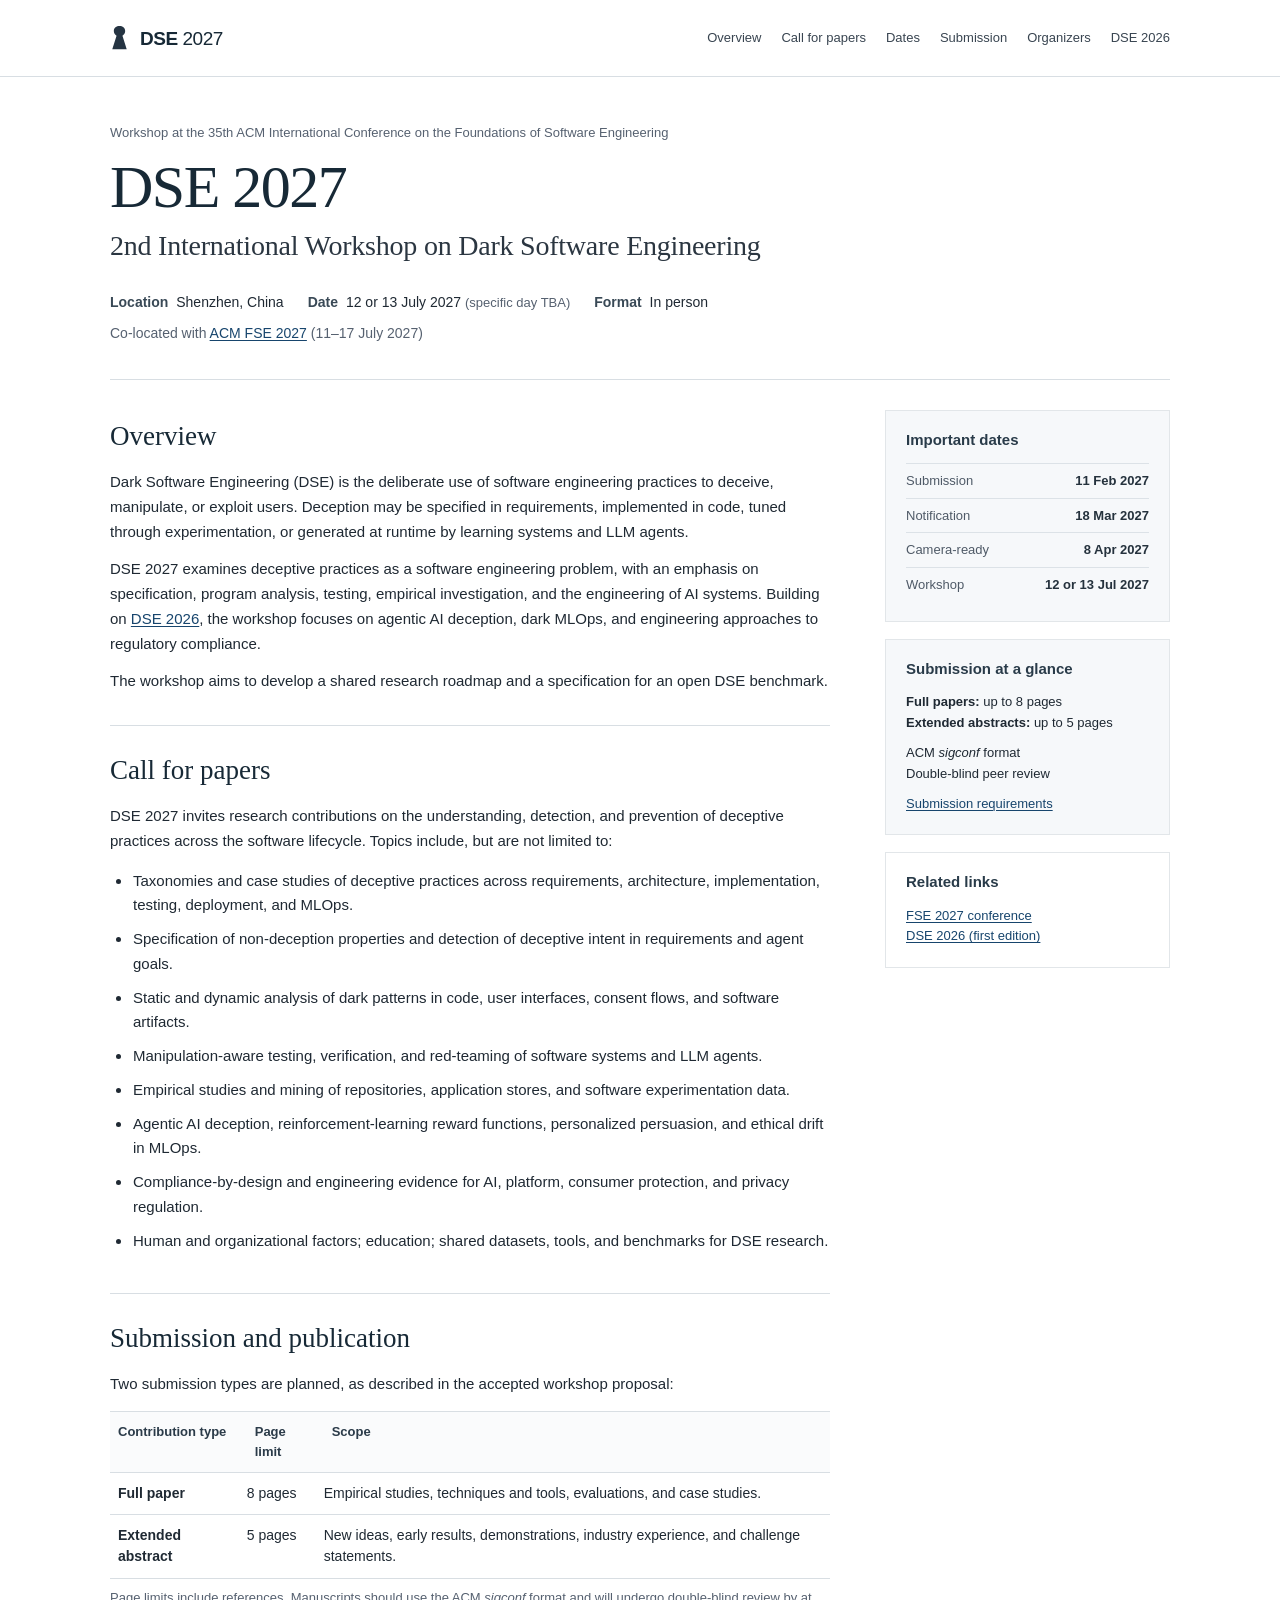
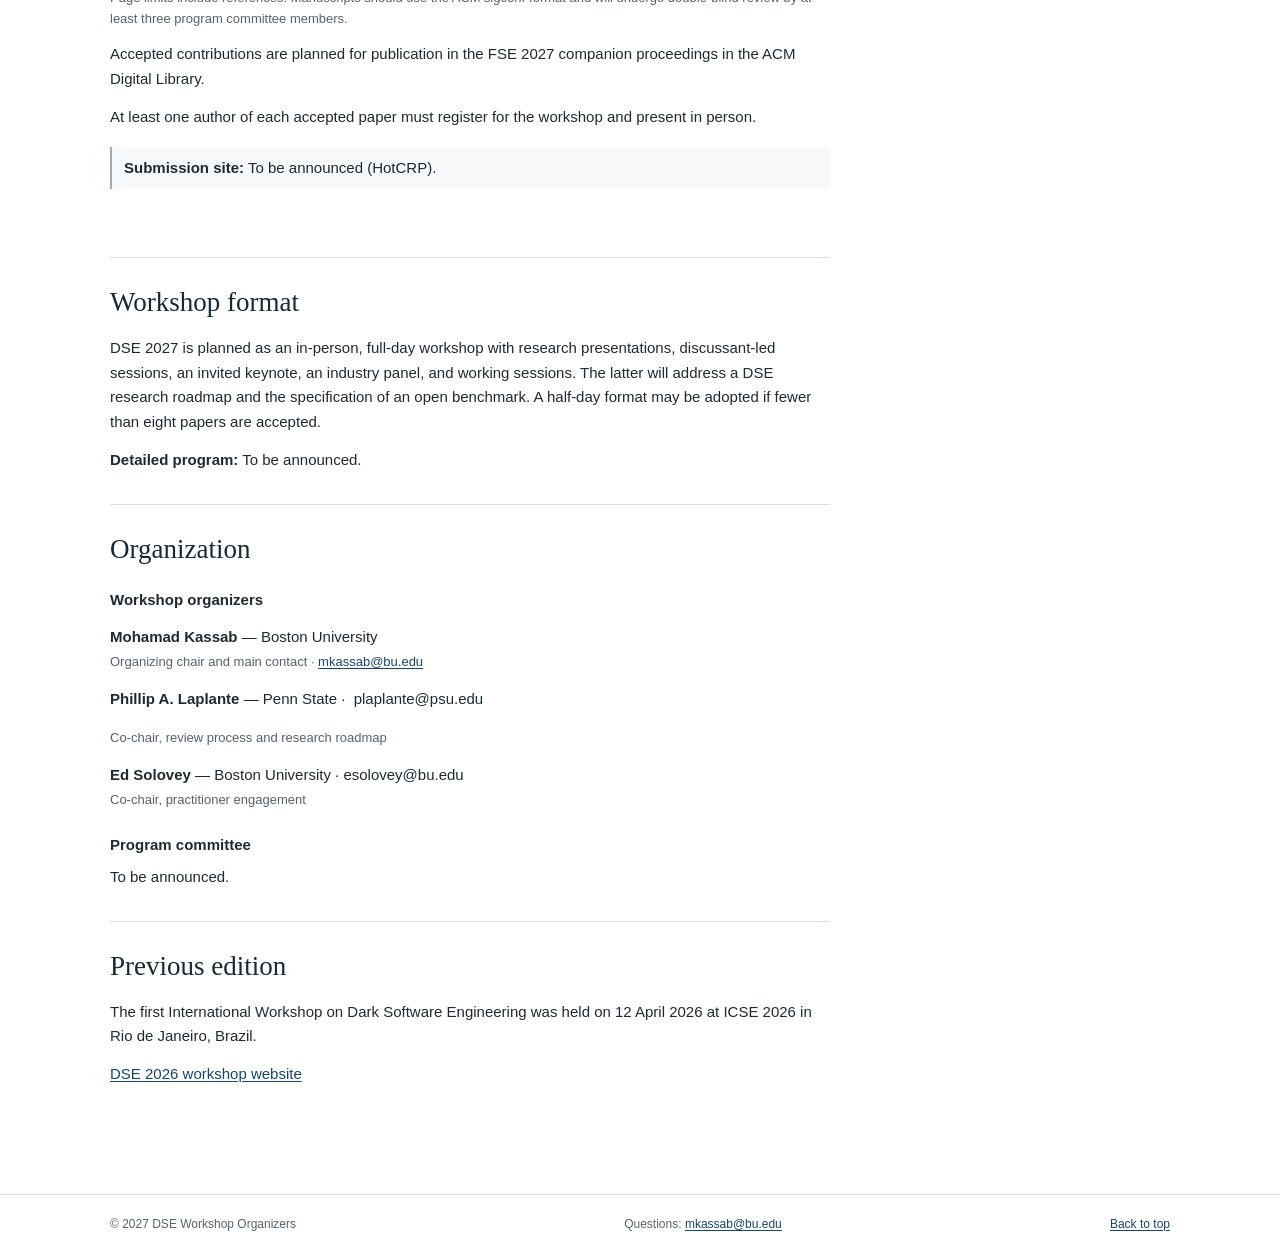
<file: index.html>
<!doctype html>
<html lang="en"><head>
  <meta charset="utf-8">
  <meta name="viewport" content="width=device-width, initial-scale=1">
  <meta name="theme-color" content="#ffffff">
  <meta name="description" content="DSE 2027: 2nd International Workshop on Dark Software Engineering, co-located with ACM FSE 2027 in Shenzhen, China. Call for papers, important dates, submission information, and organizers.">
  <meta name="author" content="DSE 2027 Organizers">
  <meta property="og:type" content="website">
  <meta property="og:title" content="DSE 2027 — 2nd International Workshop on Dark Software Engineering">
  <meta property="og:description" content="Co-located with ACM FSE 2027 · Shenzhen, China · 12 or 13 July 2027 (specific day TBA).">
  <link rel="icon" type="image/svg+xml" href="assets/favicon.svg">
  <link rel="stylesheet" href="styles.css">
  <title>DSE 2027 | 2nd International Workshop on Dark Software Engineering</title>
</head>
<body>
  <a class="skip-link" href="#main">Skip to content</a>
  <header class="site-header">
    <div class="wrap header-inner">
      <a class="site-identity" href="#top" aria-label="DSE 2027 home">
        <img src="assets/keyhole-mark.svg" alt="" width="19" height="26">
        <span>DSE <span class="identity-year">2027</span></span>
      </a>
      <nav aria-label="Primary navigation" class="primary-nav">
        <a href="#overview">Overview</a>
        <a href="#cfp">Call for papers</a>
        <a href="#dates">Dates</a>
        <a href="#submission">Submission</a>
        <a href="#organizers">Organizers</a>
        <a href="#previous">DSE 2026</a>
      </nav>
    </div>
  </header>

  <main id="main">
    <section class="heading-area wrap" id="top" aria-labelledby="page-title">
      <p class="conference-label">Workshop at the 35th ACM International Conference on the Foundations of Software Engineering</p>
      <h1 id="page-title">DSE 2027</h1>
      <p class="workshop-name">2nd International Workshop on Dark Software Engineering</p>
      <div class="meeting-details">
        <span><strong>Location</strong> Shenzhen, China</span>
        <span><strong>Date</strong> 12 or 13 July 2027 <small>(specific day TBA)</small></span>
        <span><strong>Format</strong> In person</span>
      </div>
      <p class="conference-association">Co-located with <a href="https://conf.researchr.org/home/fse-2027">ACM FSE 2027</a> (11–17 July 2027)</p>
    </section>

    <div class="wrap body-layout">
      <div class="main-column">
        <section class="content-section first-section" id="overview" aria-labelledby="overview-title">
          <h2 id="overview-title">Overview</h2>
          <p>Dark Software Engineering (DSE) is the deliberate use of software engineering practices to deceive, manipulate, or exploit users. Deception may be specified in requirements, implemented in code, tuned through experimentation, or generated at runtime by learning systems and LLM agents.</p>
          <p>DSE 2027 examines deceptive practices as a software engineering problem, with an emphasis on specification, program analysis, testing, empirical investigation, and the engineering of AI systems. Building on <a href="https://conf.researchr.org/home/icse-2026/dse-2026">DSE 2026</a>, the workshop focuses on agentic AI deception, dark MLOps, and engineering approaches to regulatory compliance.</p>
          <p>The workshop aims to develop a shared research roadmap and a specification for an open DSE benchmark.</p>
        </section>

        <section class="content-section" id="cfp" aria-labelledby="cfp-title">
          <h2 id="cfp-title">Call for papers</h2>
          <p>DSE 2027 invites research contributions on the understanding, detection, and prevention of deceptive practices across the software lifecycle. Topics include, but are not limited to:</p>
          <ul class="topic-list">
            <li>Taxonomies and case studies of deceptive practices across requirements, architecture, implementation, testing, deployment, and MLOps.</li>
            <li>Specification of non-deception properties and detection of deceptive intent in requirements and agent goals.</li>
            <li>Static and dynamic analysis of dark patterns in code, user interfaces, consent flows, and software artifacts.</li>
            <li>Manipulation-aware testing, verification, and red-teaming of software systems and LLM agents.</li>
            <li>Empirical studies and mining of repositories, application stores, and software experimentation data.</li>
            <li>Agentic AI deception, reinforcement-learning reward functions, personalized persuasion, and ethical drift in MLOps.</li>
            <li>Compliance-by-design and engineering evidence for AI, platform, consumer protection, and privacy regulation.</li>
            <li>Human and organizational factors; education; shared datasets, tools, and benchmarks for DSE research.</li>
          </ul>
        </section>

        <section class="content-section" id="submission" aria-labelledby="submission-title">
          <h2 id="submission-title">Submission and publication</h2>
          <p>Two submission types are planned, as described in the accepted workshop proposal:</p>
          <table class="information-table submission-table">
            <thead>
              <tr><th scope="col">Contribution type</th><th scope="col">Page limit</th><th scope="col">Scope</th></tr>
            </thead>
            <tbody>
              <tr><th scope="row">Full paper</th><td>8 pages</td><td>Empirical studies, techniques and tools, evaluations, and case studies.</td></tr>
              <tr><th scope="row">Extended abstract</th><td>5 pages</td><td>New ideas, early results, demonstrations, industry experience, and challenge statements.</td></tr>
            </tbody>
          </table>
          <p class="table-note">Page limits include references. Manuscripts should use the ACM <em>sigconf</em> format and will undergo double-blind review by at least three program committee members.</p>
          <p>Accepted contributions are planned for publication in the FSE 2027 companion proceedings in the ACM Digital Library.&nbsp;</p>
          <p>At least one author of each accepted paper must register for the workshop and present in person.&nbsp;</p>
          <p class="submission-portal"><strong>Submission site:</strong> To be announced (HotCRP).</p>
          <p class="policy-note"><br></p>
        </section>

        <section class="content-section" id="format" aria-labelledby="format-title">
          <h2 id="format-title">Workshop format</h2>
          <p>DSE 2027 is planned as an in-person, full-day workshop with research presentations, discussant-led sessions, an invited keynote, an industry panel, and working sessions. The latter will address a DSE research roadmap and the specification of an open benchmark. A half-day format may be adopted if fewer than eight papers are accepted.</p>
          <p><strong>Detailed program:</strong> To be announced.</p>
        </section>

        <section class="content-section" id="organizers" aria-labelledby="organizers-title">
          <h2 id="organizers-title">Organization</h2>
          <h3>Workshop organizers</h3>
          <ul class="people-list">
            <li><strong>Mohamad Kassab</strong> — Boston University<br><span>Organizing chair and main contact · <a href="mailto:mkassab@bu.edu">mkassab@bu.edu</a></span></li>
            <li><strong>Phillip A. Laplante</strong> — Penn State ·&nbsp; plaplante@psu.edu</li><li><span>Co-chair, review process and research roadmap</span></li>
            <li><strong>Ed Solovey</strong> — Boston University ·  esolovey@bu.edu<br><span>Co-chair, practitioner engagement</span></li>
          </ul>
          <h3>Program committee</h3>
          <p>To be announced.</p>
        </section>

        <section class="content-section" id="previous" aria-labelledby="previous-title">
          <h2 id="previous-title">Previous edition</h2>
          <p>The first International Workshop on Dark Software Engineering was held on 12 April 2026 at ICSE 2026 in Rio de Janeiro, Brazil.&nbsp;</p>
          <p><a href="https://conf.researchr.org/home/icse-2026/dse-2026">DSE 2026 workshop website</a></p>
        </section>
      </div>

      <aside class="sidebar" aria-label="Workshop information">
        <section class="sidebar-block" id="dates" aria-labelledby="dates-title">
          <h2 id="dates-title">Important dates</h2>
          <table class="date-table">
            <tbody>
              <tr><th scope="row">Submission</th><td>11 Feb 2027</td></tr>
              <tr><th scope="row">Notification</th><td>18 Mar 2027</td></tr>
              <tr><th scope="row">Camera-ready</th><td>8 Apr 2027</td></tr>
              <tr><th scope="row">Workshop</th><td>12 or 13 Jul 2027</td></tr>
            </tbody>
          </table>
        </section>
        <section class="sidebar-block" aria-labelledby="quick-title">
          <h2 id="quick-title">Submission at a glance</h2>
          <p><strong>Full papers:</strong> up to 8 pages<br><strong>Extended abstracts:</strong> up to 5 pages</p>
          <p>ACM <em>sigconf</em> format<br>Double-blind peer review</p>
          <p><a href="#submission">Submission requirements</a></p>
        </section>
        <section class="sidebar-block association-block" aria-labelledby="links-title">
          <h2 id="links-title">Related links</h2>
          <p><a href="https://conf.researchr.org/home/fse-2027">FSE 2027 conference</a><br><a href="https://conf.researchr.org/home/icse-2026/dse-2026">DSE 2026 (first edition)</a></p>
        </section>
      </aside>
    </div>
  </main>
  <footer class="site-footer">
    <div class="wrap footer-inner">
      <span>© 2027 DSE Workshop Organizers</span>
      <span>Questions: <a href="mailto:mkassab@bu.edu">mkassab@bu.edu</a></span>
      <a href="#top">Back to top</a>
    </div>
  </footer>


</body></html>
</file>
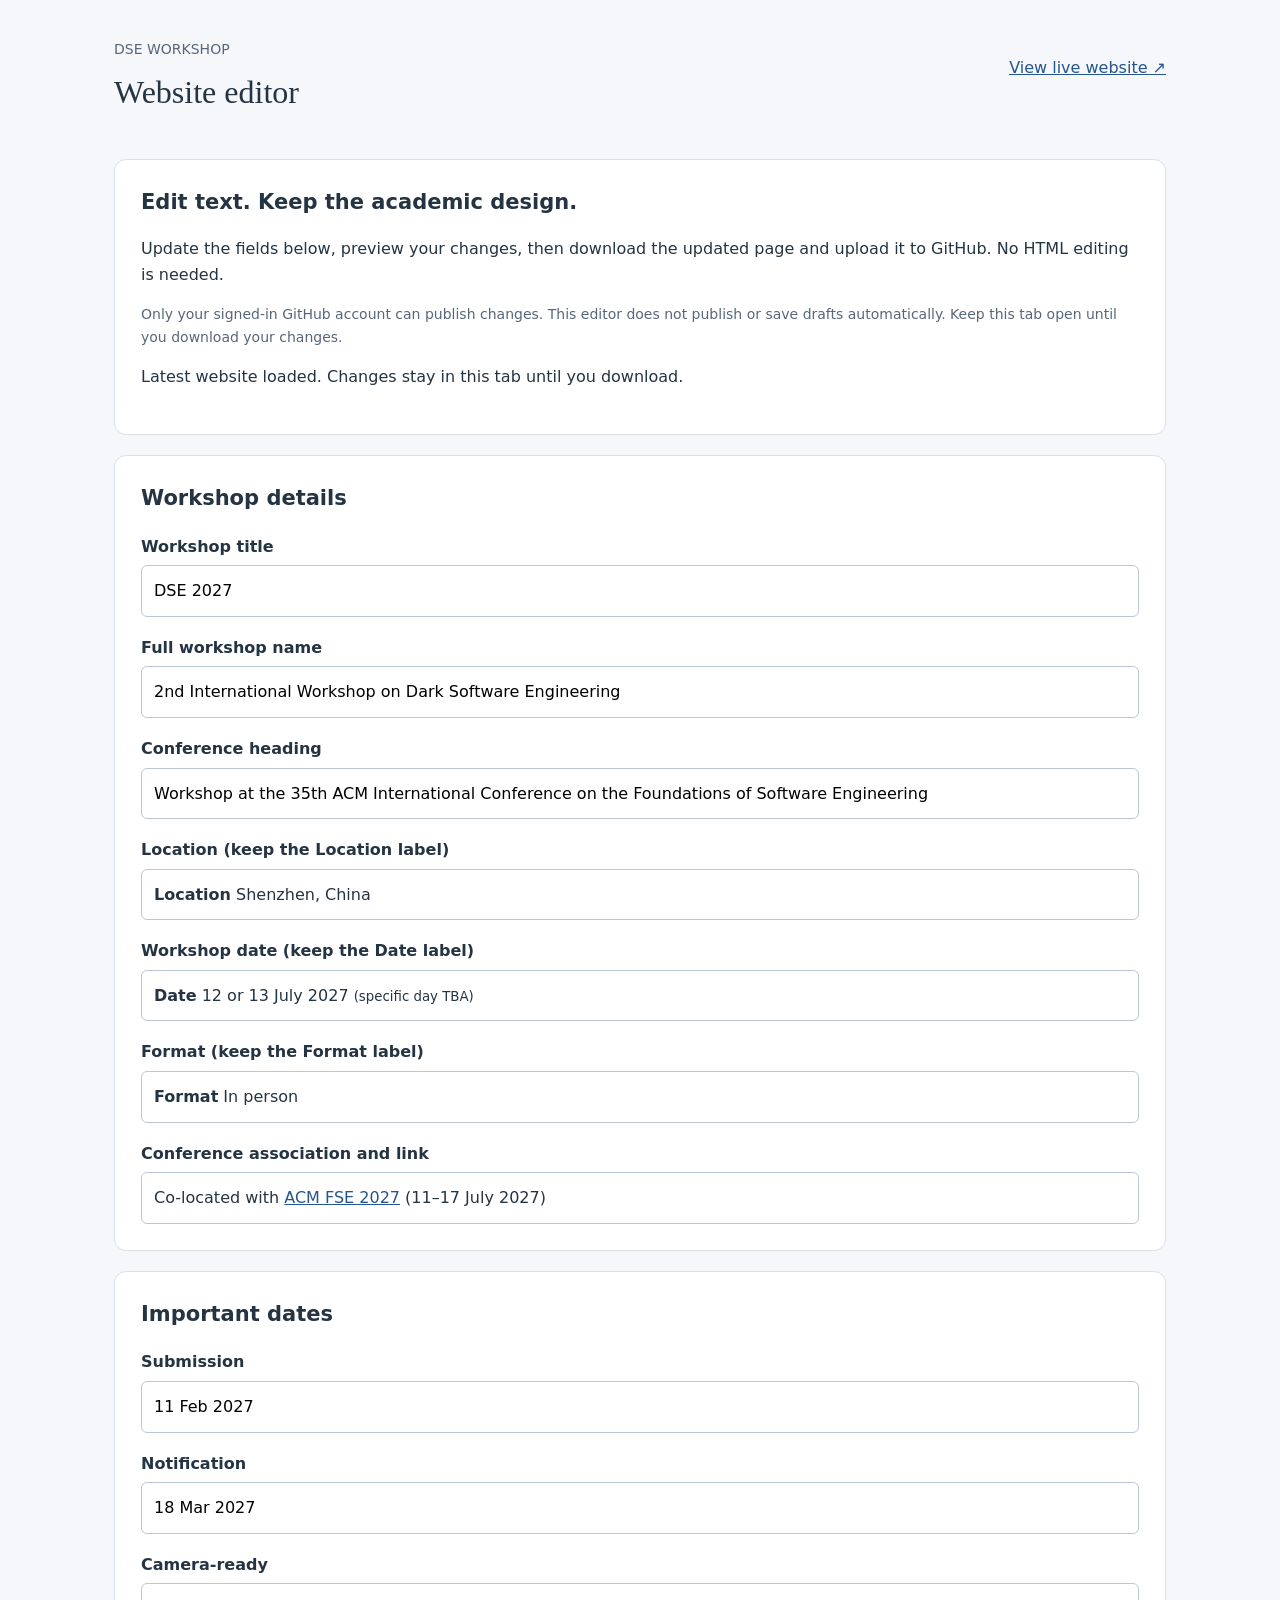
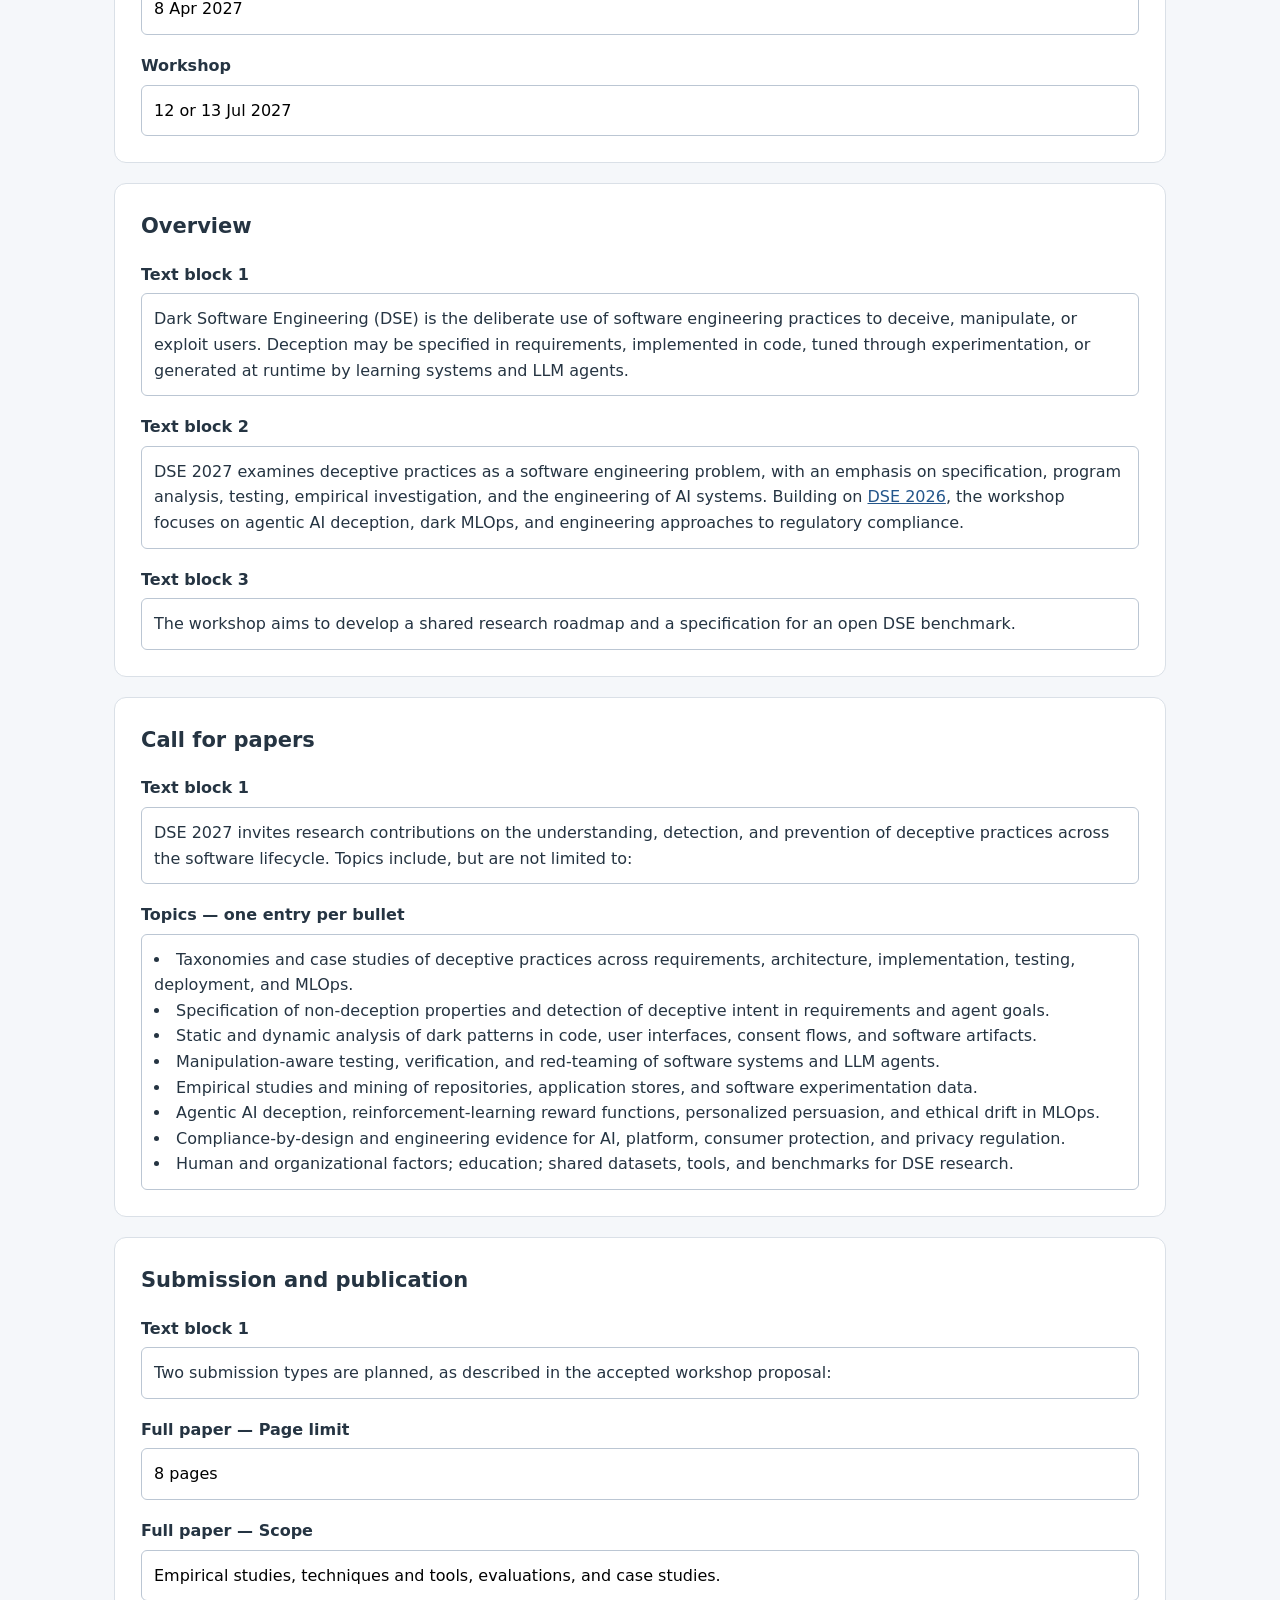
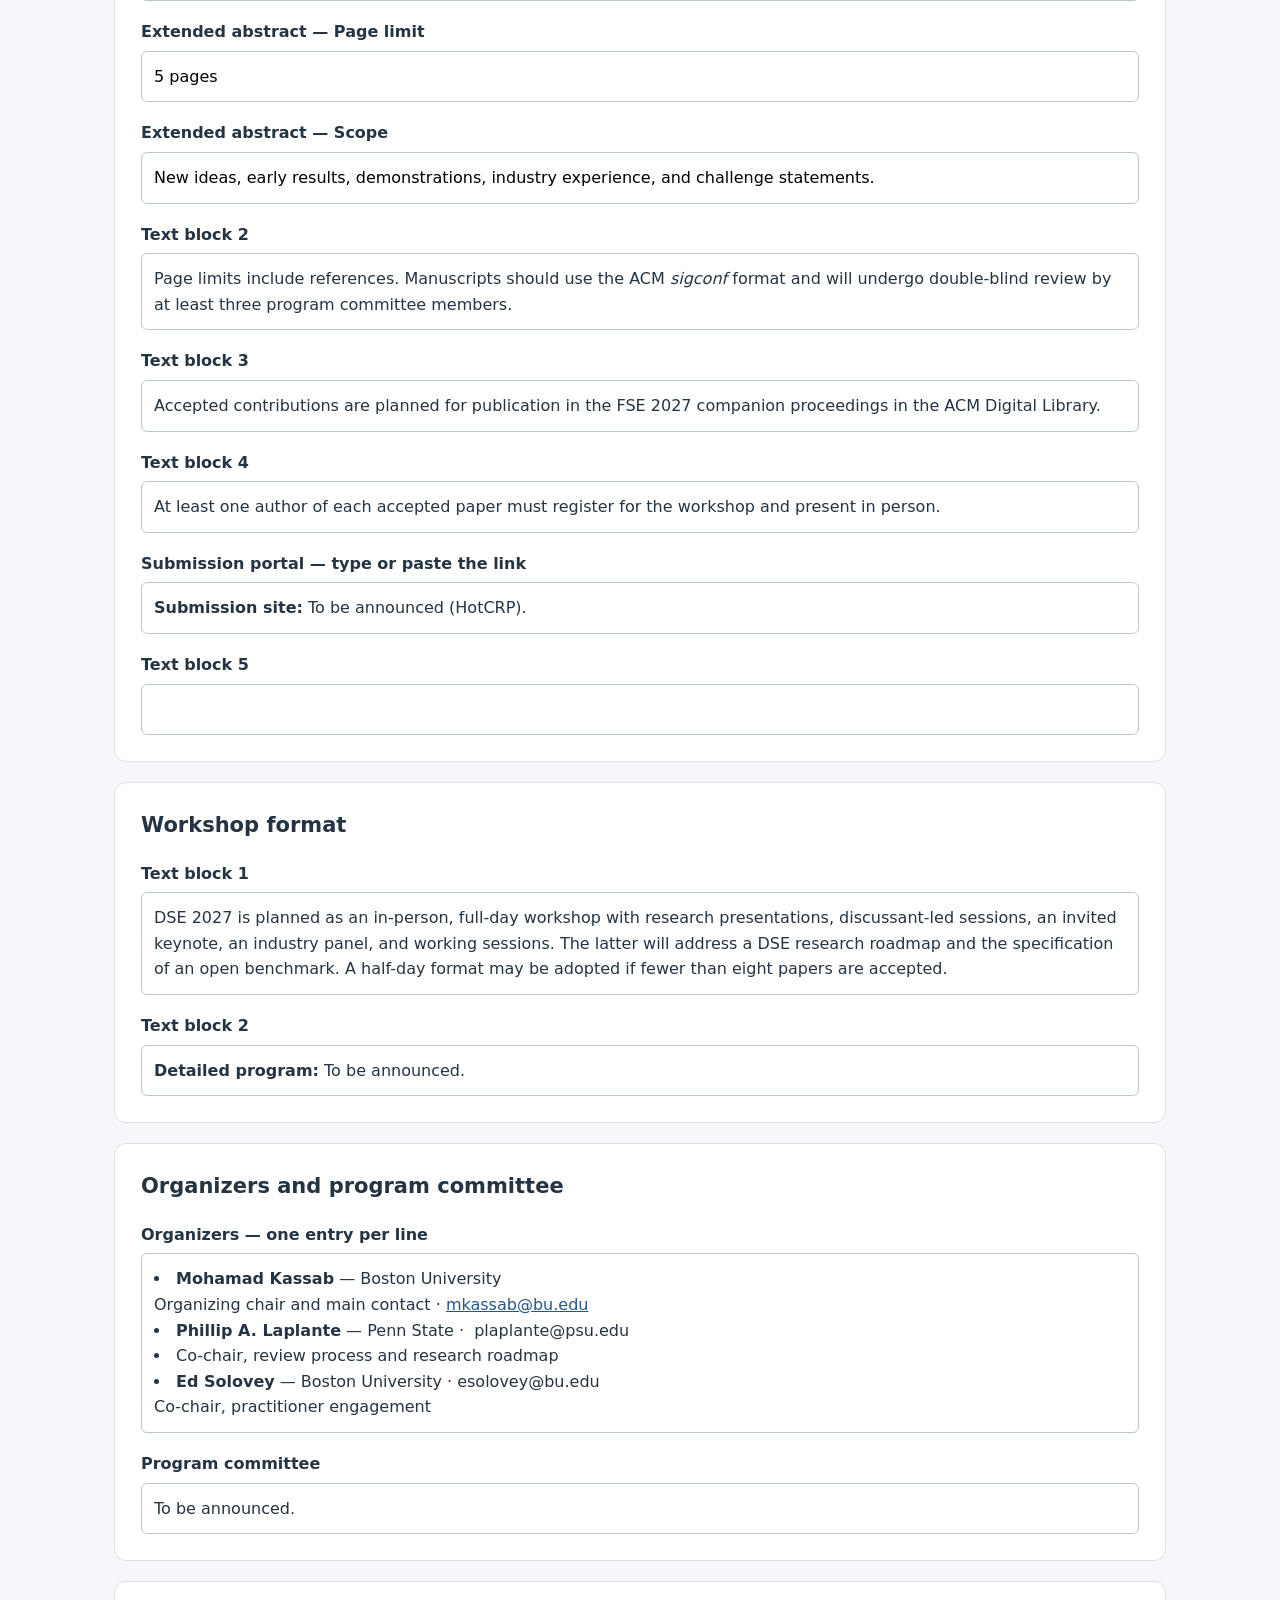
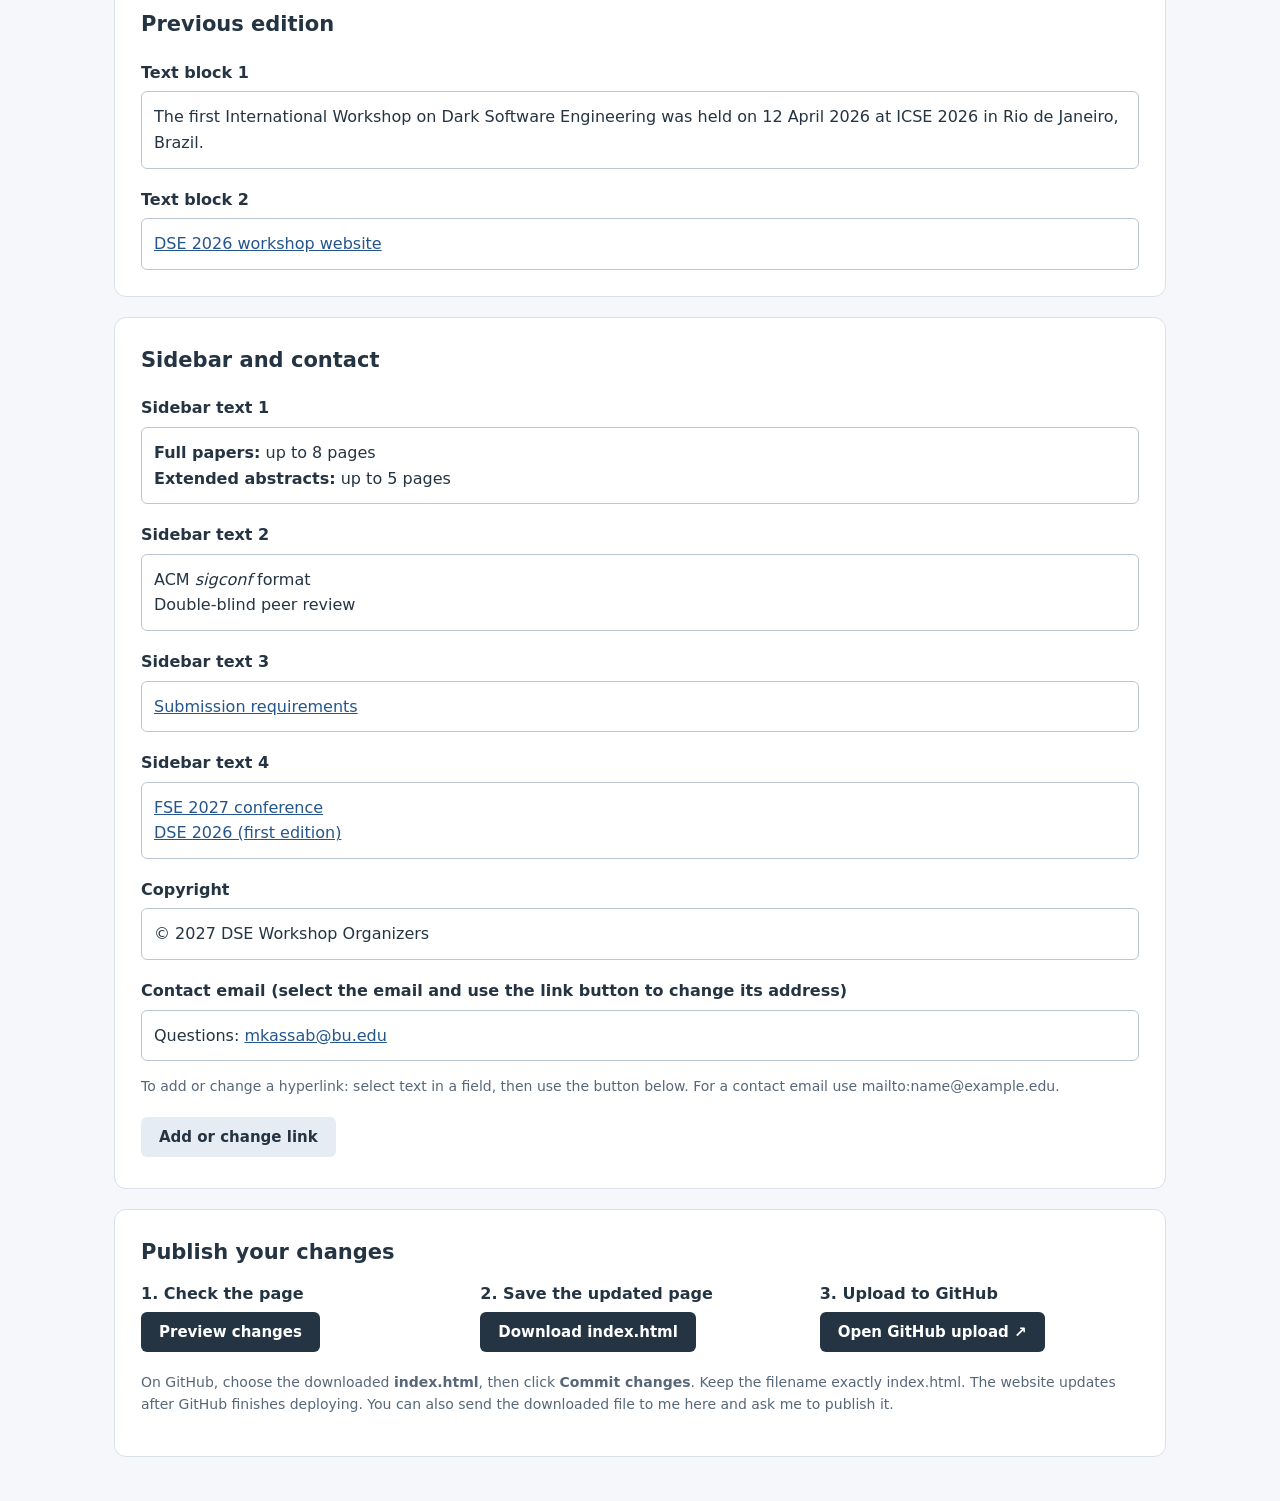
<file: editor.html>
<!doctype html><html lang="en"><meta charset="utf-8"><meta name="viewport" content="width=device-width, initial-scale=1"><title>DSE 2027 · Website editor</title><style>
*{box-sizing:border-box}body{margin:0;background:#f5f7fa;color:#253442;font:16px/1.6 system-ui}header,main{max-width:1100px;margin:auto;padding:24px}header{display:flex;align-items:center;justify-content:space-between}h1{font:32px Georgia;margin:0}a{color:#24568b} .card{background:white;border:1px solid #dae0e7;border-radius:12px;padding:26px;margin:0 0 20px}h2{margin:0 0 12px;font-size:21px}label{display:block;font-weight:600;margin:18px 0 6px}.field,input{width:100%;border:1px solid #bbc6d3;border-radius:6px;padding:12px;font:inherit;background:white;min-height:48px}.field:focus,input:focus{outline:3px solid #bad9fa}.field ul{padding-left:22px}button,.button{display:inline-block;border:0;border-radius:6px;padding:11px 18px;background:#253442;color:white;font:600 15px system-ui;text-decoration:none;cursor:pointer;margin:5px 8px 5px 0}button:disabled{opacity:.4;cursor:wait}.secondary{background:#e6ecf3;color:#253442}.muted{color:#57677a;font-size:14px}#status{min-height:28px}details{border-top:1px solid #eee;margin-top:16px;padding-top:12px}summary{cursor:pointer;font-weight:600}iframe{width:100%;height:650px;border:1px solid #ccd5df;background:white}#preview{display:none}.steps{display:grid;grid-template-columns:repeat(3,1fr);gap:20px}.step strong{display:block} @media(max-width:650px){.steps{display:block}header{display:block}main{padding:12px}.card{padding:18px}}
</style><header><div><p class="muted">DSE WORKSHOP</p><h1>Website editor</h1></div><a href="./" target="_blank" rel="noopener">View live website ↗</a></header><main><div class="card"><h2>Edit text. Keep the academic design.</h2><p>Update the fields below, preview your changes, then download the updated page and upload it to GitHub. No HTML editing is needed.</p><p class="muted">Only your signed-in GitHub account can publish changes. This editor does not publish or save drafts automatically. Keep this tab open until you download your changes.</p><p id="status" role="status">Loading the latest website…</p></div><form id="form"></form><div class="card"><h2>Publish your changes</h2><div class="steps"><div class="step"><strong>1. Check the page</strong><button id="show" disabled>Preview changes</button></div><div class="step"><strong>2. Save the updated page</strong><button id="download" disabled>Download index.html</button></div><div class="step"><strong>3. Upload to GitHub</strong><a class="button" href="https://github.com/dse-workshop/dse-workshop.github.io/upload/main" target="_blank" rel="noopener">Open GitHub upload ↗</a></div></div><p class="muted">On GitHub, choose the downloaded <b>index.html</b>, then click <b>Commit changes</b>. Keep the filename exactly index.html. The website updates after GitHub finishes deploying. You can also send the downloaded file to me here and ask me to publish it.</p></div><div class="card" id="preview"><h2>Preview — unpublished changes</h2><iframe title="Website preview" sandbox="allow-same-origin"></iframe></div></main><script>
let doc,original;const bindings=[];const status=document.querySelector('#status');let dirty=false;
function field(card,label,node,rich=false){if(!node)return;const id='field-'+bindings.length;const l=document.createElement('label');l.htmlFor=id;l.textContent=label;card.append(l);let input;if(rich){input=document.createElement('div');input.className='field';input.contentEditable='true';input.setAttribute('role','textbox');input.setAttribute('aria-multiline','true');input.innerHTML=node.innerHTML;}else{input=document.createElement('input');input.value=node.textContent;}input.id=id;input.setAttribute('aria-label',label);input.addEventListener('input',()=>{dirty=true;status.textContent='You have unpublished changes. Preview and download when ready.'});input.addEventListener('paste',e=>{if(rich){e.preventDefault();document.execCommand('insertText',false,e.clipboardData.getData('text/plain'))}});card.append(input);bindings.push({input,node,rich,start:rich?input.innerHTML:input.value});}
function card(title){const c=document.createElement('section');c.className='card';const h=document.createElement('h2');h.textContent=title;c.append(h);document.querySelector('#form').append(c);return c;}
function output(){const copy=doc.cloneNode(true);for(const b of bindings){const val=b.rich?b.input.innerHTML:b.input.value;if(val===b.start)continue;const target=copy.querySelector('[data-editor-key="'+b.node.dataset.editorKey+'"]');if(b.rich)target.innerHTML=val;else target.textContent=val;}copy.querySelectorAll('[data-editor-key]').forEach(n=>n.removeAttribute('data-editor-key'));return '<!doctype html>\n'+copy.documentElement.outerHTML;}
(async()=>{try{const res=await fetch('./index.html?editor='+Date.now(),{cache:'no-store'});if(!res.ok)throw Error('Website returned '+res.status);original=await res.text();doc=new DOMParser().parseFromString(original,'text/html');let k=0;doc.querySelectorAll('*').forEach(n=>n.dataset.editorKey=String(k++));let c=card('Workshop details');field(c,'Workshop title',doc.querySelector('#page-title'));field(c,'Full workshop name',doc.querySelector('.workshop-name'));field(c,'Conference heading',doc.querySelector('.conference-label'));doc.querySelectorAll('.meeting-details > span').forEach((n,i)=>field(c,['Location (keep the Location label)','Workshop date (keep the Date label)','Format (keep the Format label)'][i],n,true));field(c,'Conference association and link',doc.querySelector('.conference-association'),true);
c=card('Important dates');doc.querySelectorAll('.date-table tr').forEach(n=>field(c,n.querySelector('th').textContent,n.querySelector('td')));field(c,'Date note',doc.querySelector('#dates .small-note'),true);
for(const [selector,title] of [['#overview','Overview'],['#cfp','Call for papers'],['#submission','Submission and publication'],['#format','Workshop format'],['#organizers','Organizers and program committee'],['#previous','Previous edition']]){c=card(title);const section=doc.querySelector(selector);let count=0;section.querySelectorAll(':scope > p,:scope > ul,:scope > table').forEach(n=>{if(n.tagName==='TABLE'){n.querySelectorAll('tbody tr').forEach(row=>row.querySelectorAll('td').forEach((cell,i)=>field(c,row.querySelector('th').textContent+' — '+(i?'Scope':'Page limit'),cell)));return;}field(c,n.classList.contains('submission-portal')?'Submission portal — type or paste the link':n.tagName==='UL'?(selector==='#organizers'?'Organizers — one entry per line':'Topics — one entry per bullet'):n.tagName==='TABLE'?'Paper types and page limits':(selector==='#organizers'?'Program committee':'Text block '+(++count)),n,true);});}
c=card('Sidebar and contact');doc.querySelectorAll('.sidebar-block:not(#dates) > p').forEach((n,i)=>field(c,'Sidebar text '+(i+1),n,true));doc.querySelectorAll('.footer-inner > span').forEach((n,i)=>field(c,i?'Contact email (select the email and use the link button to change its address)':'Copyright',n,true));
const help=document.createElement('p');help.className='muted';help.textContent='To add or change a hyperlink: select text in a field, then use the button below. For a contact email use mailto:name@example.edu.';c.append(help);const link=document.createElement('button');link.type='button';link.className='secondary';link.textContent='Add or change link';link.addEventListener('mousedown',e=>e.preventDefault());link.onclick=()=>{const sel=getSelection();if(!sel.rangeCount||!sel.anchorNode.parentElement.closest('[contenteditable]')){alert('First select the text to link inside an editable field.');return}const url=prompt('Link address (https://… or mailto:…)');if(!url)return;try{const u=new URL(url);if(!['https:','http:','mailto:'].includes(u.protocol))throw Error();document.execCommand('createLink',false,url);dirty=true;}catch{alert('Please use an https:// or mailto: address.')}};c.append(link);
status.textContent='Latest website loaded. Changes stay in this tab until you download.';document.querySelectorAll('button[disabled]').forEach(b=>b.disabled=false);
}catch(e){status.textContent='Could not load the website. Please refresh this page. '+e.message;}})();
document.querySelector('#show').onclick=()=>{const p=document.querySelector('#preview');p.style.display='block';const html=output().replace('<head>','<head><base href="https://dse-workshop.github.io/">');p.querySelector('iframe').srcdoc=html;p.scrollIntoView({behavior:'smooth'});};document.querySelector('#download').onclick=()=>{const url=URL.createObjectURL(new Blob([output()],{type:'text/html;charset=utf-8'}));const a=document.createElement('a');a.href=url;a.download='index.html';a.click();setTimeout(()=>URL.revokeObjectURL(url),10000);status.textContent='Downloaded index.html. Upload it to GitHub and commit to publish.';};window.addEventListener('beforeunload',e=>{if(dirty){e.preventDefault();e.returnValue='';}});
</script></html>
</file>
<file: styles.css>
:root {
  --ink: #1f2933;
  --muted: #566170;
  --link: #17456d;
  --rule: #d8dee3;
  --soft: #f6f8fa;
  --max: 1060px;
}
* { box-sizing: border-box; }
html { scroll-behavior: smooth; scroll-padding-top: 88px; }
body { margin: 0; background: #fff; color: var(--ink); font-family: -apple-system, BlinkMacSystemFont, "Segoe UI", Arial, Helvetica, sans-serif; font-size: 15px; line-height: 1.65; -webkit-font-smoothing: antialiased; }
a { color: var(--link); text-decoration: underline; text-underline-offset: 2px; text-decoration-thickness: 1px; }
a:hover { color: #0b2a45; }
a:focus-visible { outline: 2px solid var(--link); outline-offset: 4px; }
.wrap { width: min(calc(100% - 64px), var(--max)); margin: 0 auto; }
.skip-link { position: absolute; left: -9999px; top: 0; padding: 10px 14px; background: #fff; z-index: 10; }
.skip-link:focus { left: 12px; top: 8px; }
.site-header { border-bottom: 1px solid var(--rule); background: #fff; }
.header-inner { min-height: 76px; display: flex; gap: 38px; align-items: center; justify-content: space-between; }
.site-identity { text-decoration: none; display: inline-flex; align-items: center; gap: 11px; white-space: nowrap; color: #172936; font-size: 19px; line-height: 1; font-weight: 700; letter-spacing: -.025em; }
.site-identity:hover { color: #172936; }
.site-identity img { display: block; object-fit: contain; }
.identity-year { font-weight: 400; }
.primary-nav { display: flex; align-items: center; flex-wrap: wrap; justify-content: flex-end; column-gap: 20px; row-gap: 8px; }
.primary-nav a { font-size: 13px; text-decoration: none; color: #394551; white-space: nowrap; padding: 5px 0; }
.primary-nav a:hover, .primary-nav a:focus-visible { color: #164e77; text-decoration: underline; }
.heading-area { padding-top: 47px; padding-bottom: 34px; border-bottom: 1px solid var(--rule); }
.conference-label { color: var(--muted); font-size: 13px; line-height: 1.4; margin: 0 0 12px; }
h1 { font-family: Georgia, "Times New Roman", serif; font-size: clamp(43px, 5vw, 60px); font-weight: 400; line-height: 1.12; letter-spacing: -.025em; margin: 0 0 7px; color: #172936; }
.workshop-name { font-family: Georgia, "Times New Roman", serif; font-size: clamp(20px, 2.8vw, 28px); margin: 0; line-height: 1.3; letter-spacing: -.008em; color: #2b3641; }
.meeting-details { display: flex; flex-wrap: wrap; align-items: center; gap: 6px 24px; margin-top: 26px; color: var(--ink); font-size: 14px; }
.meeting-details span { white-space: nowrap; }
.meeting-details strong { color: #394956; font-weight: 650; margin-right: 4px; }
.meeting-details small { color: var(--muted); font-size: 13px; }
.conference-association { font-size: 14px; margin: 8px 0 0; color: var(--muted); }
.body-layout { display: grid; grid-template-columns: minmax(0, 1fr) 285px; gap: 55px; align-items: start; padding-top: 12px; padding-bottom: 76px; }
.main-column { min-width: 0; }
.content-section { padding: 27px 0 31px; border-bottom: 1px solid var(--rule); scroll-margin-top: 24px; }
.content-section:last-child { border-bottom: none; }
h2 { font-family: Georgia, "Times New Roman", serif; font-weight: 400; font-size: 27px; line-height: 1.3; color: #172936; margin: 0 0 16px; }
h3 { font-size: 15px; font-weight: 700; margin: 21px 0 7px; }
p { margin: 0 0 13px; }
p:last-child { margin-bottom: 0; }
.topic-list { margin: 15px 0 0; padding-left: 22px; }
.topic-list li { margin: 0 0 9px; padding-left: 1px; }
.information-table { width: 100%; border-collapse: collapse; font-size: 14px; text-align: left; line-height: 1.52; margin: 14px 0 8px; }
.information-table th, .information-table td { border-bottom: 1px solid var(--rule); padding: 10px 10px 10px 0; vertical-align: top; }
.information-table thead th { color: #2b3b49; font-size: 13px; font-weight: 650; border-top: 1px solid var(--rule); background: #fafbfc; padding-left: 8px; }
.information-table tbody th { min-width: 118px; font-weight: 650; padding-left: 8px; }
.submission-table td:nth-child(2) { white-space: nowrap; }
.table-note { font-size: 13px; color: var(--muted); margin-top: 3px; }
.submission-portal { background: var(--soft); padding: 9px 12px; border-left: 2px solid #9caebc; margin: 17px 0 15px; }
.policy-note { color: var(--muted); font-size: 13px; }
.people-list { list-style: none; margin: 12px 0 20px; padding: 0; }
.people-list li { margin: 0 0 13px; }
.people-list span { font-size: 13px; color: var(--muted); }
.sidebar { padding-top: 18px; position: sticky; top: 12px; }
.sidebar-block { background: var(--soft); border: 1px solid #e2e6e9; padding: 19px 20px 20px; margin-bottom: 17px; }
.sidebar-block h2 { font: 700 15px/1.35 -apple-system, BlinkMacSystemFont, "Segoe UI", Arial, sans-serif; margin: 0 0 13px; color: #293b49; }
.sidebar-block p { font-size: 13px; line-height: 1.6; margin-bottom: 9px; }
.sidebar-block p:last-child { margin-bottom: 0; }
.date-table { width: 100%; border-collapse: collapse; font-size: 13px; line-height: 1.5; }
.date-table tr { border-top: 1px solid #dce2e7; }
.date-table th, .date-table td { vertical-align: top; padding: 7px 0; }
.date-table th { text-align: left; font-weight: 500; color: #4f5a67; }
.date-table td { text-align: right; font-weight: 600; white-space: nowrap; color: #25323d; }
.sidebar-block .small-note { color: #697683; margin-top: 12px; font-size: 12px; }
.association-block { background: #fff; }
.site-footer { border-top: 1px solid var(--rule); }
.footer-inner { display: flex; align-items: center; justify-content: space-between; gap: 15px; flex-wrap: wrap; padding: 20px 0 25px; font-size: 12px; color: var(--muted); }
@media (max-width: 880px) { .header-inner { align-items: flex-start; flex-direction: column; justify-content: center; gap: 12px; padding: 16px 0 12px; } .primary-nav { justify-content: flex-start; gap: 5px 19px; } .body-layout { grid-template-columns: minmax(0, 1fr) 260px; gap: 27px; } }
@media (max-width: 700px) { .wrap { width: min(calc(100% - 34px), var(--max)); } .heading-area { padding-top: 34px; padding-bottom: 27px; } .workshop-name { font-size: 23px; } .meeting-details { display: block; margin-top: 20px; } .meeting-details span { display: block; white-space: normal; padding: 1px 0; } .body-layout { display: flex; flex-direction: column; gap: 0; padding-top: 0; padding-bottom: 32px; } .main-column, .sidebar { width: 100%; } .sidebar { position: static; padding: 0; display: grid; gap: 10px; grid-template-columns: repeat(2, minmax(0, 1fr)); order: -1; margin-top: 20px; } .sidebar-block { padding: 16px 15px; margin: 0; } .sidebar-block:last-child { grid-column: 1 / -1; } .content-section { padding: 26px 0; } .footer-inner { align-items: flex-start; } }
@media (max-width: 480px) { .primary-nav { gap: 3px 15px; } .primary-nav a { font-size: 12px; } .sidebar { display: block; } .sidebar-block { margin-bottom: 10px; } .workshop-name { font-size: 20px; } .conference-label { font-size: 12px; } .information-table { font-size: 12px; } .information-table th, .information-table td { padding: 7px 5px; } .information-table tbody th { min-width: 90px; } .date-table th, .date-table td { font-size: 13px; } }
@media (prefers-reduced-motion: reduce) { html { scroll-behavior: auto; } }
@media print { .site-header, .site-footer, .skip-link { display: none; } .wrap { width: 100%; } .body-layout { display: block; } .sidebar { position: static; } .content-section { break-inside: avoid; } a { color: #000; text-decoration: none; } }
</file>
